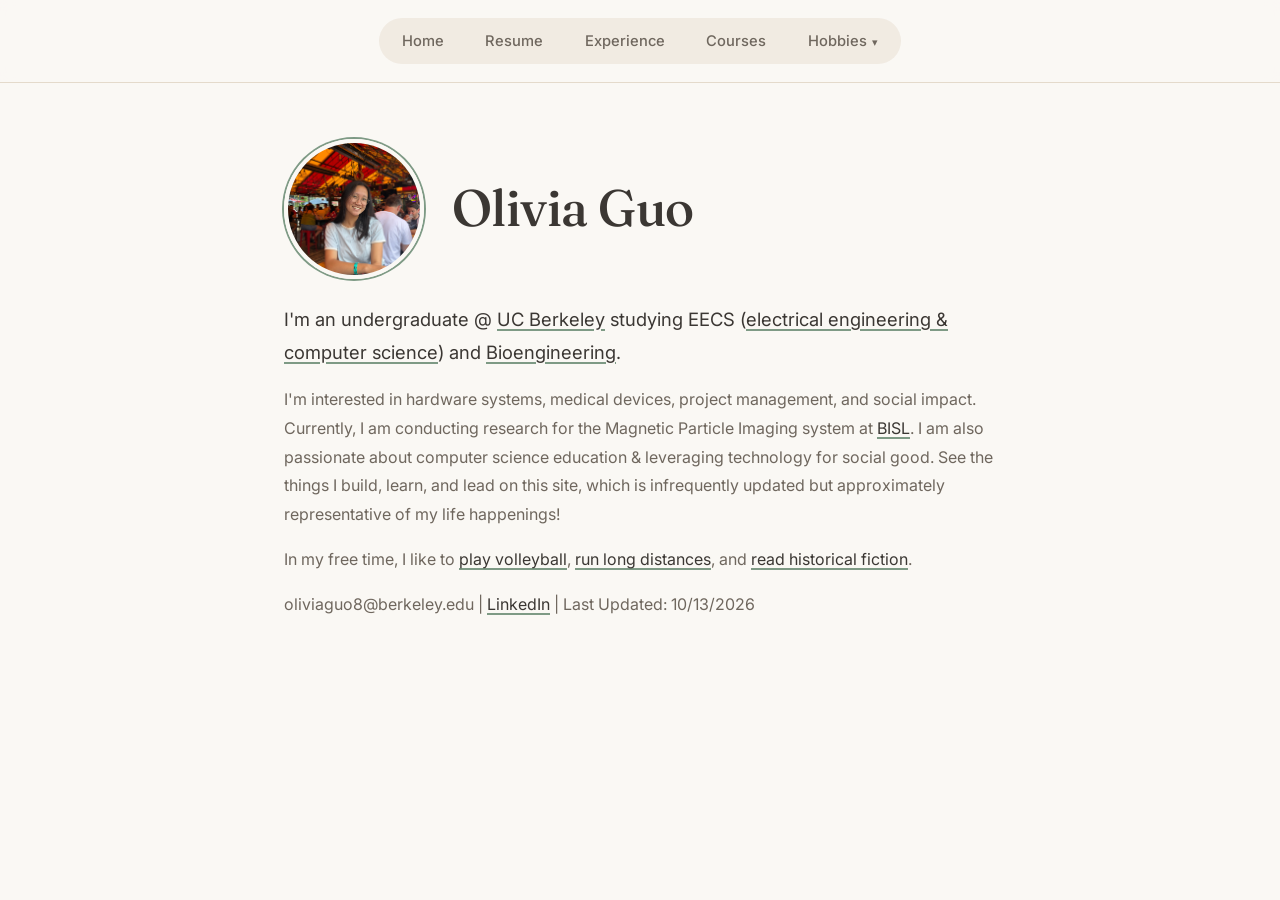
<file: index.html>
<!DOCTYPE html>
<html lang="en">
<head>
    <meta charset="UTF-8">
    <meta name="viewport" content="width=device-width, initial-scale=1.0">
    <title>Olivia Guo</title>
    <link rel="stylesheet" href="style.css?v=4">
</head>
<body>
    <header>
        <div class="header-content">
            <nav>
                <ul>
                    <li><a href="index.html">Home</a></li>
                    <li><a href="guo-olivia-resume.pdf" target="_blank">Resume</a></li>
                    <li><a href="experience.html">Experience</a></li>
                    <li><a href="courses.html">Courses</a></li>
                    <li class="dropdown">
                        <a href="#" class="dd-toggle" aria-haspopup="true"
                           onclick="if(!matchMedia('(hover:hover)').matches){this.parentNode.classList.toggle('open')}return false">Hobbies</a>
                        <ul class="dd-menu">
                            <li><a href="athletics.html">Athletics</a></li>
                            <li><a href="reads.html">Reads</a></li>
                        </ul>
                    </li>
                </ul>
            </nav>
        </div>
    </header>

    <main>
        <div class="intro-section">
            <div class="intro-top">
                <img class="profile-photo" src="photo.jpeg" alt="Olivia Guo">
                <h1>Olivia Guo</h1>
            </div>
            <p>I'm an undergraduate @ <a href="https://www.berkeley.edu/" target="_blank"><u>UC Berkeley</u></a> studying EECS (<a href="https://eecs.berkeley.edu/" target="_blank"><u>electrical engineering &amp; computer science</u></a>) and <a href="https://bioeng.berkeley.edu/" target="_blank"><u>Bioengineering</u></a>.</p>
            <p>I'm interested in hardware systems, medical devices, project management, and social impact. Currently, I am conducting research for the Magnetic Particle Imaging system at <a href="https://bisl.studentorg.berkeley.edu/" target="_blank"><u>BISL</u></a>. I am also passionate about computer science education &
            leveraging technology for social good. See the things I build, learn, and lead on this site, which is infrequently updated but approximately representative of my life happenings!</p>
            <p>In my free time, I like to <a href="athletics.html" target="_blank">play volleyball</a>, <a href="athletics.html" target="_blank">run long distances</a>, and <a href="reads.html" target="_blank">read historical fiction</a>.</p>

            <p>oliviaguo8@berkeley.edu | <a href="https://www.linkedin.com/in/oliviaguo8/" target="_blank">LinkedIn</a> | Last Updated: 10/13/2026</p>
        </div>
    </main>
</body>
</html>
</file>
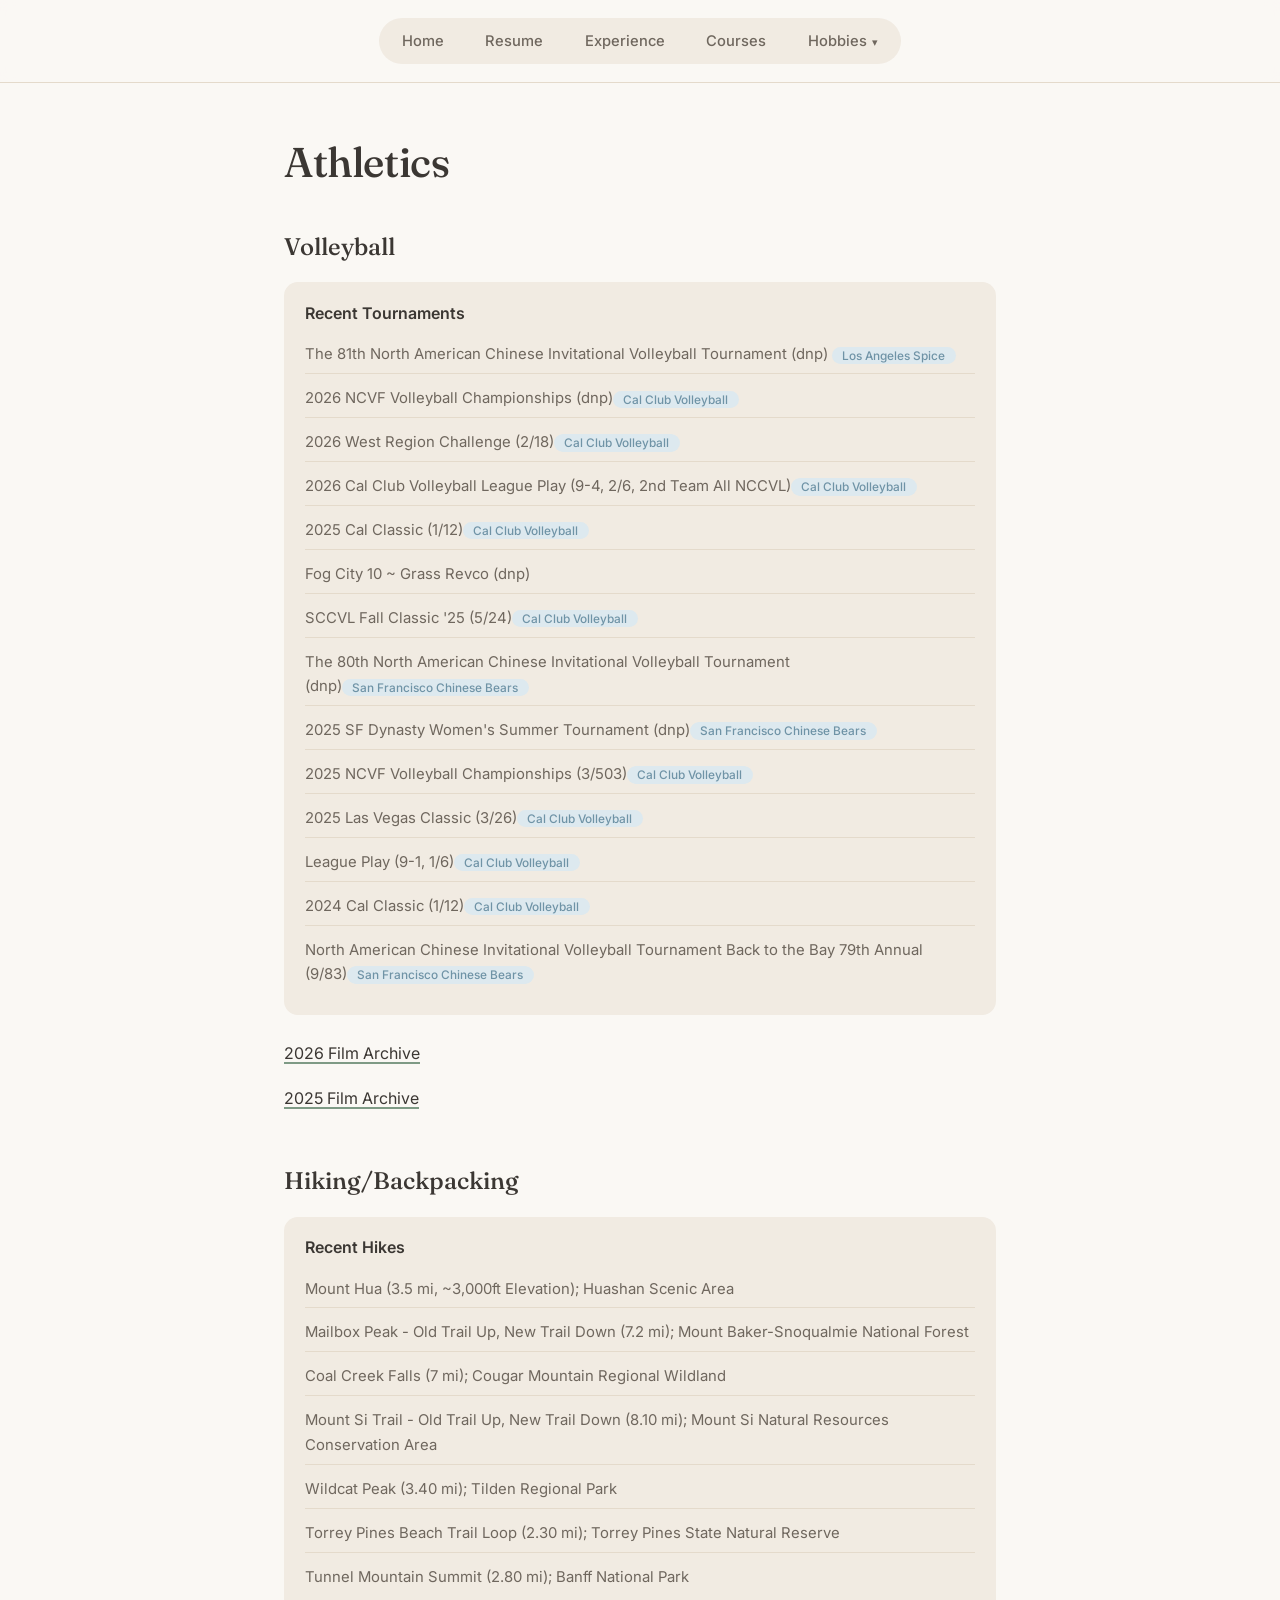
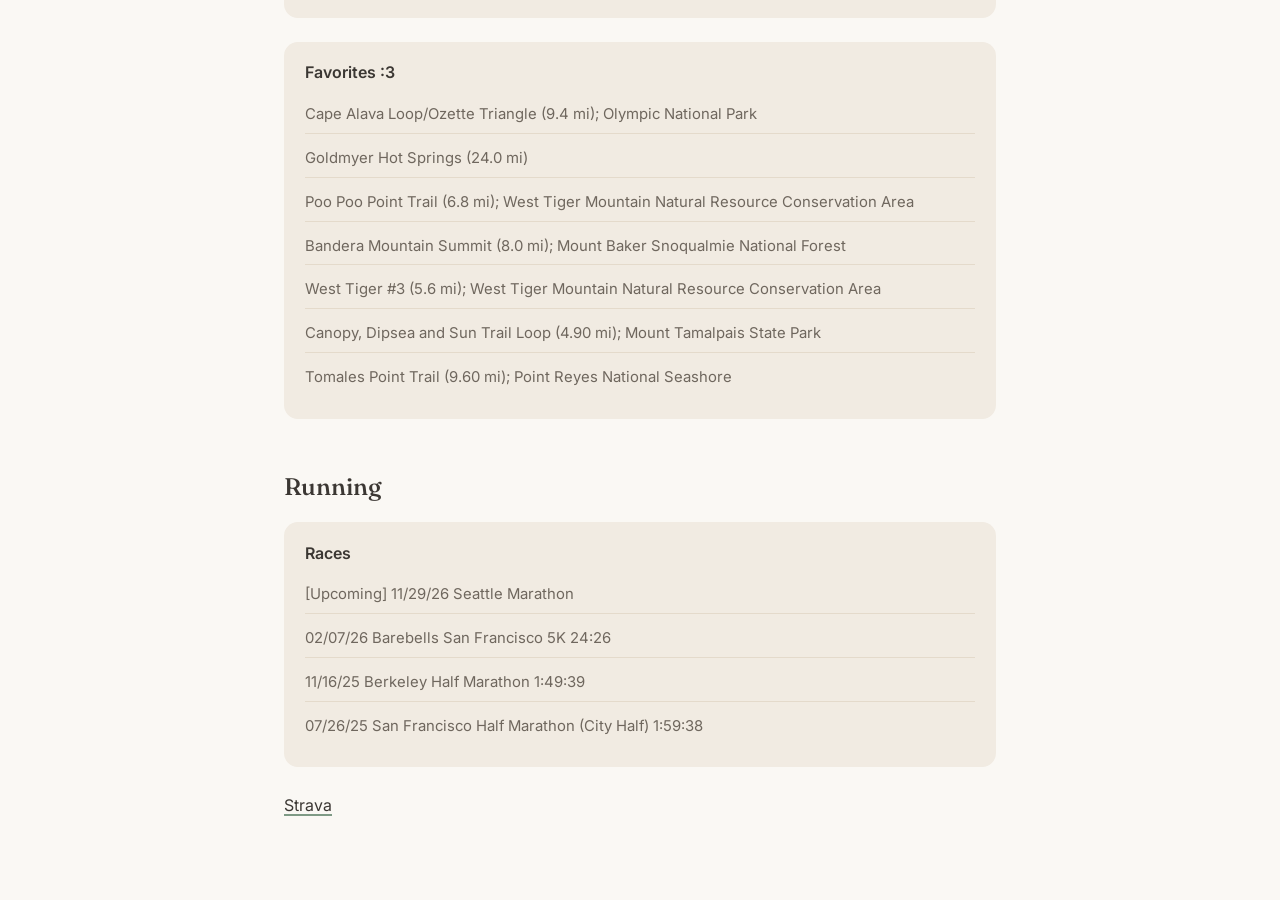
<file: athletics.html>
<!DOCTYPE html>
<html lang="en">
<head>
    <meta charset="UTF-8">
    <meta name="viewport" content="width=device-width, initial-scale=1.0">
    <title>Athletics - Olivia Guo</title>
    <link rel="stylesheet" href="style.css?v=4">
</head>
<body>
    <header>
        <div class="header-content">
            <nav>
                <ul>
                    <li><a href="index.html">Home</a></li>
                    <li><a href="guo-olivia-resume.pdf" target="_blank">Resume</a></li>
                    <li><a href="experience.html">Experience</a></li>
                    <li><a href="courses.html">Courses</a></li>
                    <li class="dropdown">
                        <a href="#" class="dd-toggle" aria-haspopup="true"
                           onclick="if(!matchMedia('(hover:hover)').matches){this.parentNode.classList.toggle('open')}return false">Hobbies</a>
                        <ul class="dd-menu">
                            <li><a href="athletics.html">Athletics</a></li>
                            <li><a href="reads.html">Reads</a></li>
                        </ul>
                    </li>
                </ul>
            </nav>
        </div>
    </header>

    <main>
        <h1>Athletics</h1>

        <div class="sport-section">
            <h2>Volleyball</h2>

            <div class="activity-list">
            <div class="activity-item">
                <span class="activity-name">Recent Tournaments</span>
                <ul>
                    <li>The 81th North American Chinese Invitational Volleyball Tournament (dnp) <span class="year-tag">Los Angeles Spice</span></li>
                    <li>2026 NCVF Volleyball Championships (dnp)<span class="year-tag">Cal Club Volleyball</span></li>
                    <li>2026 West Region Challenge (2/18)<span class="year-tag">Cal Club Volleyball</span></li>
                    <li>2026 Cal Club Volleyball League Play (9-4, 2/6, 2nd Team All NCCVL)<span class="year-tag">Cal Club Volleyball</span></li>
                    <li>2025 Cal Classic (1/12)<span class="year-tag">Cal Club Volleyball</span></li>
                    <li>Fog City 10 ~ Grass Revco (dnp)</li>
                    <li>SCCVL Fall Classic '25 (5/24)<span class="year-tag">Cal Club Volleyball</span></li>
                    <li>The 80th North American Chinese Invitational Volleyball Tournament (dnp)<span class="year-tag">San Francisco Chinese Bears</span></li>
                    <li>2025 SF Dynasty Women's Summer Tournament (dnp)<span class="year-tag">San Francisco Chinese Bears</span></li>
                    <li>2025 NCVF Volleyball Championships (3/503)<span class="year-tag">Cal Club Volleyball</span></li>
                    <li>2025 Las Vegas Classic (3/26)<span class="year-tag">Cal Club Volleyball</span></li>
                    <li>League Play (9-1, 1/6)<span class="year-tag">Cal Club Volleyball</span></li>
                    <li>2024 Cal Classic (1/12)<span class="year-tag">Cal Club Volleyball</span></li>
                    <li>North American Chinese Invitational Volleyball Tournament Back to the Bay 79th Annual (9/83)<span class="year-tag">San Francisco Chinese Bears</span></li>
                </ul>
            </div>
            </div>
            <p><a href="https://youtube.com/playlist?list=PLQTj-KPiZGKqGMZDciRq88dhta2oU89PP&amp;si=Tno6ISNQe7ybGfIM" target="_blank">2026 Film Archive</a></p>
            <p><a href="https://www.youtube.com/@guoolivia8" target="_blank">2025 Film Archive</a></p>
        </div>

        <div class="sport-section">
            <h2>Hiking/Backpacking</h2>

            <div class="activity-list">
            <div class="activity-item">
                <span class="activity-name">Recent Hikes</span>
                <ul>
                    <li>Mount Hua (3.5 mi, ~3,000ft Elevation); Huashan Scenic Area</li>
                    <li>Mailbox Peak - Old Trail Up, New Trail Down (7.2 mi); Mount Baker-Snoqualmie National Forest</li>
                    <li>Coal Creek Falls (7 mi); Cougar Mountain Regional Wildland</li>
                    <li>Mount Si Trail - Old Trail Up, New Trail Down (8.10 mi); Mount Si Natural Resources Conservation Area</li>
                    <li>Wildcat Peak (3.40 mi); Tilden Regional Park</li>
                    <li>Torrey Pines Beach Trail Loop (2.30 mi); Torrey Pines State Natural Reserve</li>
                    <li>Tunnel Mountain Summit (2.80 mi); Banff National Park</li>
                </ul>
            </div>

            <div class="activity-item">
                <span class="activity-name">Favorites :3</span>
                <ul>
                    <li>Cape Alava Loop/Ozette Triangle (9.4 mi); Olympic National Park</li>
                    <li>Goldmyer Hot Springs (24.0 mi)</li>
                    <li>Poo Poo Point Trail (6.8 mi); West Tiger Mountain Natural Resource Conservation Area</li>
                    <li>Bandera Mountain Summit (8.0 mi); Mount Baker Snoqualmie National Forest</li>
                    <li>West Tiger #3 (5.6 mi); West Tiger Mountain Natural Resource Conservation Area</li>
                    <li>Canopy, Dipsea and Sun Trail Loop (4.90 mi); Mount Tamalpais State Park</li>
                    <li>Tomales Point Trail (9.60 mi); Point Reyes National Seashore</li>
                </ul>
            </div>
            </div>
        </div>

        <div class="sport-section">
            <h2>Running</h2>

            <div class="activity-list">
            <div class="activity-item">
                <span class="activity-name">Races</span>
                <ul>
                    <li>[Upcoming] 11/29/26 Seattle Marathon</li>
                    <li>02/07/26 Barebells San Francisco 5K 24:26</li>
                    <li>11/16/25 Berkeley Half Marathon 1:49:39</li>
                    <li>07/26/25 San Francisco Half Marathon (City Half) 1:59:38</li>
                </ul>
            </div>
            </div>
            <p><a href="https://www.strava.com/athletes/oliviaguo8" target="_blank">Strava</a></p>
        </div>
    </main>
</body>
</html>
</file>
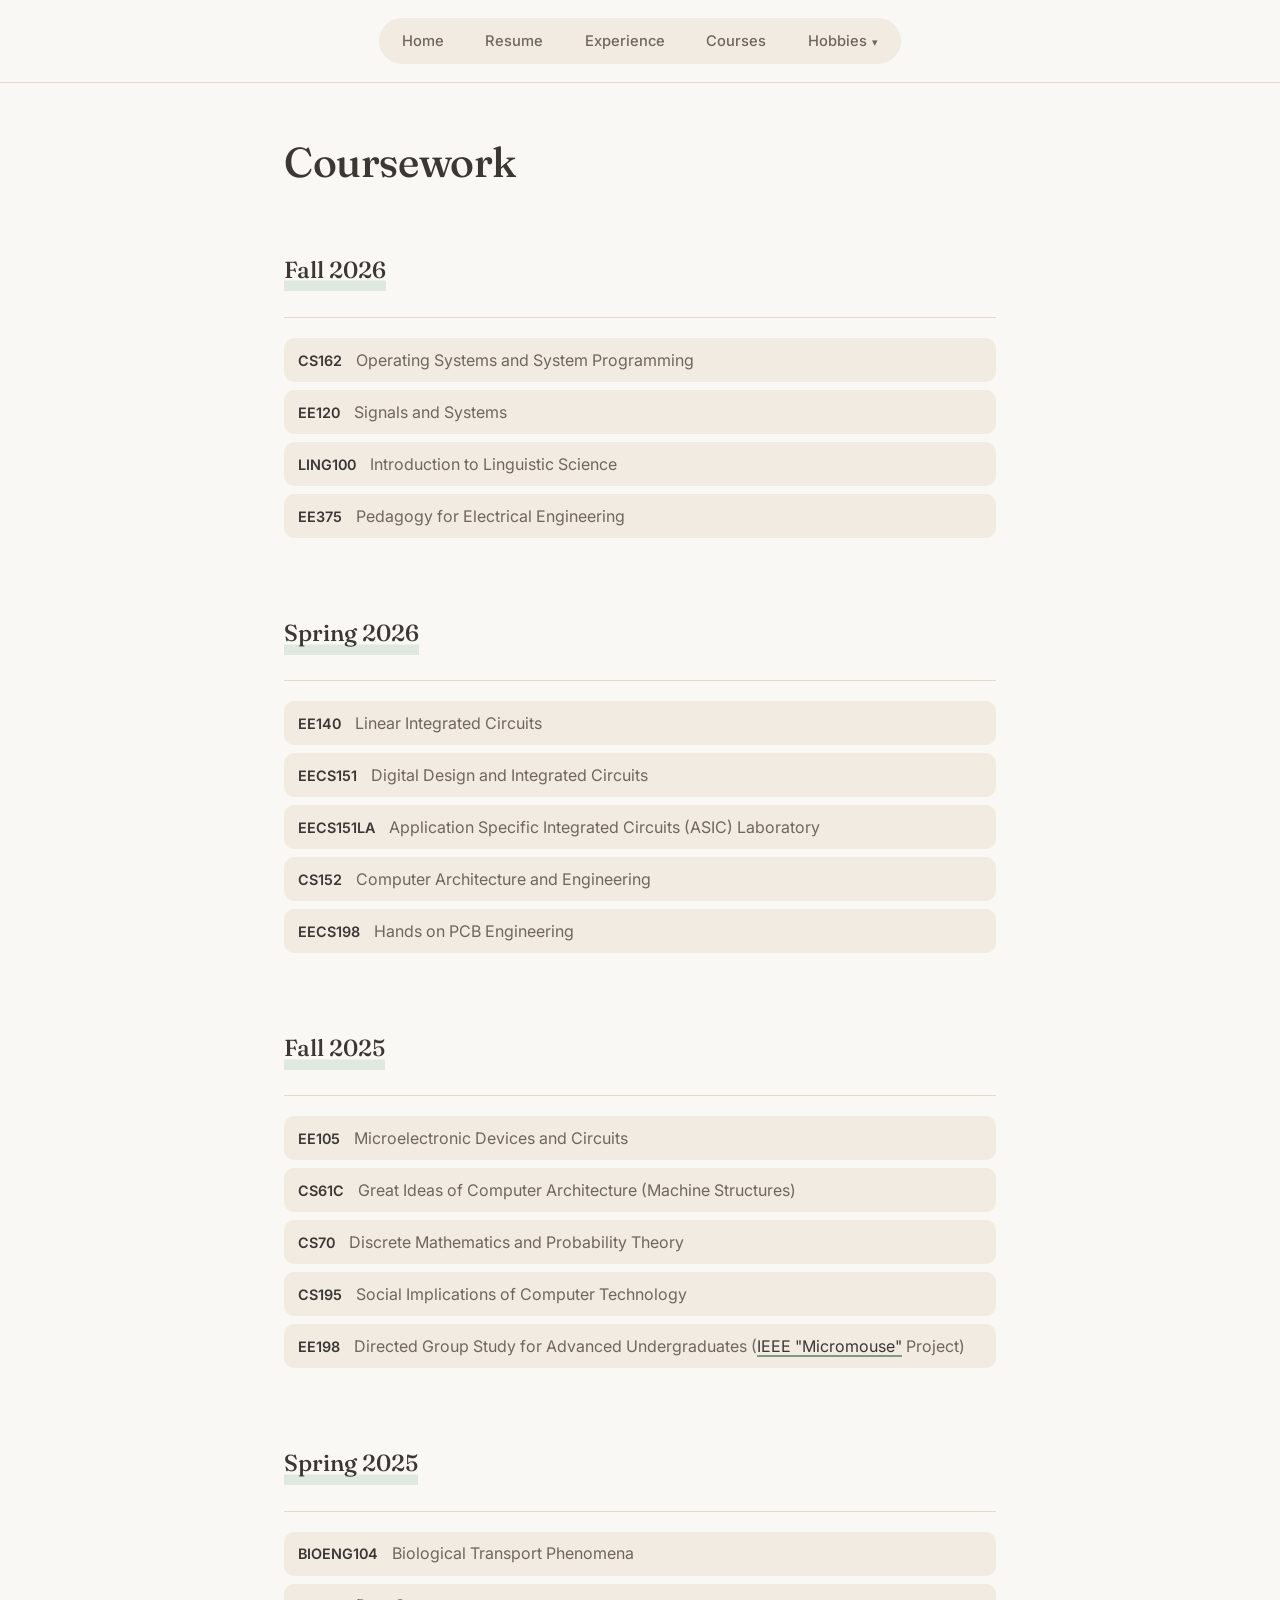
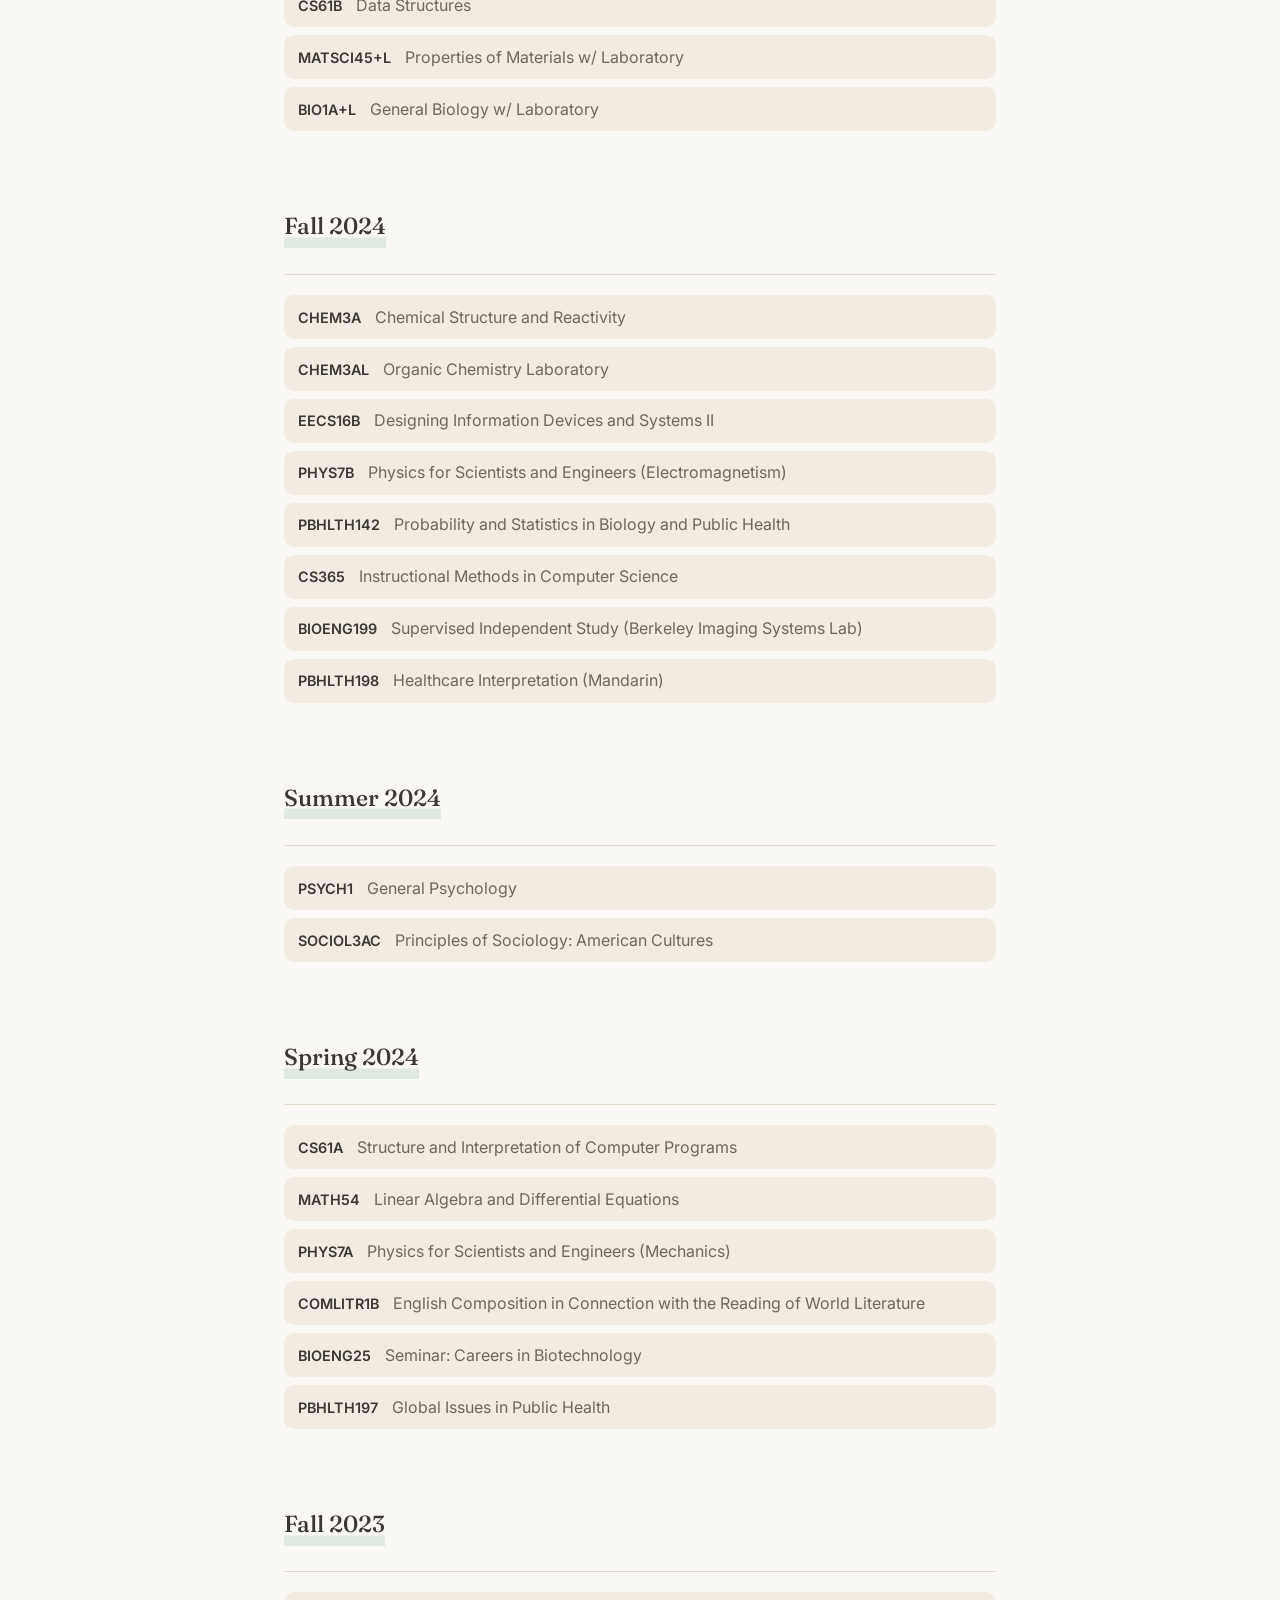
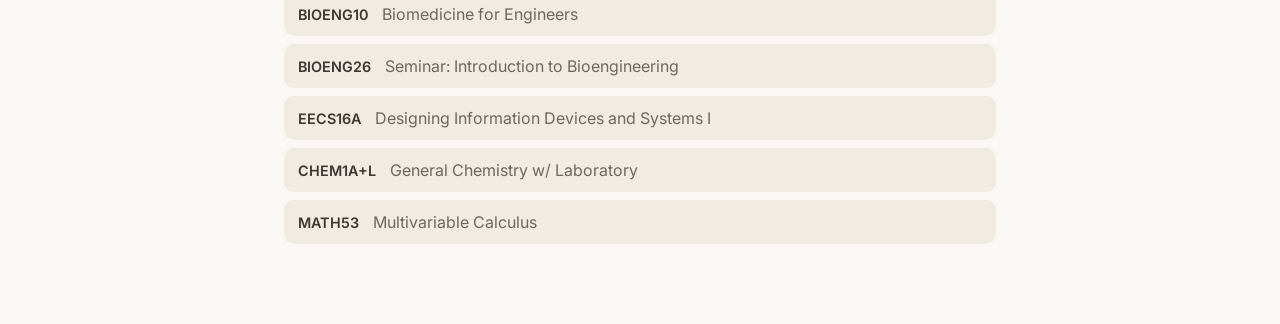
<file: courses.html>
<!DOCTYPE html>
<html lang="en">
<head>
    <meta charset="UTF-8">
    <meta name="viewport" content="width=device-width, initial-scale=1.0">
    <title>Courses - Olivia Guo</title>
    <link rel="stylesheet" href="style.css?v=4">
</head>
<body>
    <header>
        <div class="header-content">
            <nav>
                <ul>
                    <li><a href="index.html">Home</a></li>
                    <li><a href="guo-olivia-resume.pdf" target="_blank">Resume</a></li>
                    <li><a href="experience.html">Experience</a></li>
                    <li><a href="courses.html">Courses</a></li>
                    <li class="dropdown">
                        <a href="#" class="dd-toggle" aria-haspopup="true"
                           onclick="if(!matchMedia('(hover:hover)').matches){this.parentNode.classList.toggle('open')}return false">Hobbies</a>
                        <ul class="dd-menu">
                            <li><a href="athletics.html">Athletics</a></li>
                            <li><a href="reads.html">Reads</a></li>
                        </ul>
                    </li>
                </ul>
            </nav>
        </div>
    </header>

    <main>
        <h1>Coursework</h1>
        <div class="semester">
            <div class="semester-header"><h2 class="semester-title">Fall 2026</h2></div>
            <ul class="course-list">
                <li class="course"><span class="course-code">CS162</span> <span class="course-name">Operating Systems and System Programming</span></li>
                <li class="course"><span class="course-code">EE120</span> <span class="course-name">Signals and Systems</span></li>
                <li class="course"><span class="course-code">LING100</span> <span class="course-name">Introduction to Linguistic Science</span></li>
                <li class="course"><span class="course-code">EE375</span> <span class="course-name">Pedagogy for Electrical Engineering</span></li>
            </ul>
        </div>
        <div class="semester">
            <div class="semester-header"><h2 class="semester-title">Spring 2026</h2></div>
            <ul class="course-list">
                <li class="course"><span class="course-code">EE140</span> <span class="course-name">Linear Integrated Circuits</span></li>
                <li class="course"><span class="course-code">EECS151</span> <span class="course-name">Digital Design and Integrated Circuits</span></li>
                <li class="course"><span class="course-code">EECS151LA</span> <span class="course-name">Application Specific Integrated Circuits (ASIC) Laboratory</span></li>
                <li class="course"><span class="course-code">CS152</span> <span class="course-name">Computer Architecture and Engineering</span></li>
                <li class="course"><span class="course-code">EECS198</span> <span class="course-name">Hands on PCB Engineering</span></li>
            </ul>
        </div>
        <div class="semester">
            <div class="semester-header"><h2 class="semester-title">Fall 2025</h2></div>
            <ul class="course-list">
                <li class="course"><span class="course-code">EE105</span> <span class="course-name">Microelectronic Devices and Circuits</span></li>
                <li class="course"><span class="course-code">CS61C</span> <span class="course-name">Great Ideas of Computer Architecture (Machine Structures)</span></li>
                <li class="course"><span class="course-code">CS70</span> <span class="course-name">Discrete Mathematics and Probability Theory</span></li>
                <li class="course"><span class="course-code">CS195</span> <span class="course-name">Social Implications of Computer Technology</span></li>
                <li class="course"><span class="course-code">EE198</span> <span class="course-name">Directed Group Study for Advanced Undergraduates (<a href="https://mec.devpost.com/" target="_blank"><u>IEEE "Micromouse"</u></a> Project)</span></li>
            </ul>
        </div>
        <div class="semester">
            <div class="semester-header"><h2 class="semester-title">Spring 2025</h2></div>
            <ul class="course-list">
                <li class="course"><span class="course-code">BIOENG104</span> <span class="course-name">Biological Transport Phenomena</span></li>
                <li class="course"><span class="course-code">CS61B</span> <span class="course-name">Data Structures</span></li>
                <li class="course"><span class="course-code">MATSCI45+L</span> <span class="course-name">Properties of Materials w/ Laboratory</span></li>
                <li class="course"><span class="course-code">BIO1A+L</span> <span class="course-name">General Biology w/ Laboratory</span></li>
            </ul>
        </div>
        <div class="semester">
            <div class="semester-header"><h2 class="semester-title">Fall 2024</h2></div>
            <ul class="course-list">
                <li class="course"><span class="course-code">CHEM3A</span> <span class="course-name">Chemical Structure and Reactivity</span></li>
                <li class="course"><span class="course-code">CHEM3AL</span> <span class="course-name">Organic Chemistry Laboratory</span></li>
                <li class="course"><span class="course-code">EECS16B</span> <span class="course-name">Designing Information Devices and Systems II</span></li>
                <li class="course"><span class="course-code">PHYS7B</span> <span class="course-name">Physics for Scientists and Engineers (Electromagnetism)</span></li>
                <li class="course"><span class="course-code">PBHLTH142</span> <span class="course-name">Probability and Statistics in Biology and Public Health</span></li>
                <li class="course"><span class="course-code">CS365</span> <span class="course-name">Instructional Methods in Computer Science</span></li>
                <li class="course"><span class="course-code">BIOENG199</span> <span class="course-name">Supervised Independent Study (Berkeley Imaging Systems Lab)</span></li>
                <li class="course"><span class="course-code">PBHLTH198</span> <span class="course-name">Healthcare Interpretation (Mandarin)</span></li>
            </ul>
        </div>
        <div class="semester">
            <div class="semester-header"><h2 class="semester-title">Summer 2024</h2></div>
            <ul class="course-list">
                <li class="course"><span class="course-code">PSYCH1</span> <span class="course-name">General Psychology</span></li>
                <li class="course"><span class="course-code">SOCIOL3AC</span> <span class="course-name">Principles of Sociology: American Cultures</span></li>
            </ul>
        </div>
        <div class="semester">
            <div class="semester-header"><h2 class="semester-title">Spring 2024</h2></div>
            <ul class="course-list">
                <li class="course"><span class="course-code">CS61A</span> <span class="course-name">Structure and Interpretation of Computer Programs</span></li>
                <li class="course"><span class="course-code">MATH54</span> <span class="course-name">Linear Algebra and Differential Equations</span></li>
                <li class="course"><span class="course-code">PHYS7A</span> <span class="course-name">Physics for Scientists and Engineers (Mechanics)</span></li>
                <li class="course"><span class="course-code">COMLITR1B</span> <span class="course-name">English Composition in Connection with the Reading of World Literature</span></li>
                <li class="course"><span class="course-code">BIOENG25</span> <span class="course-name">Seminar: Careers in Biotechnology</span></li>
                <li class="course"><span class="course-code">PBHLTH197</span> <span class="course-name">Global Issues in Public Health</span></li>
            </ul>
        </div>
        <div class="semester">
            <div class="semester-header"><h2 class="semester-title">Fall 2023</h2></div>
            <ul class="course-list">
                <li class="course"><span class="course-code">BIOENG10</span> <span class="course-name">Biomedicine for Engineers</span></li>
                <li class="course"><span class="course-code">BIOENG26</span> <span class="course-name">Seminar: Introduction to Bioengineering</span></li>
                <li class="course"><span class="course-code">EECS16A</span> <span class="course-name">Designing Information Devices and Systems I</span></li>
                <li class="course"><span class="course-code">CHEM1A+L</span> <span class="course-name">General Chemistry w/ Laboratory</span></li>
                <li class="course"><span class="course-code">MATH53</span> <span class="course-name">Multivariable Calculus</span></li>
            </ul>
        </div>
    </main>
</body>
</html>
</file>
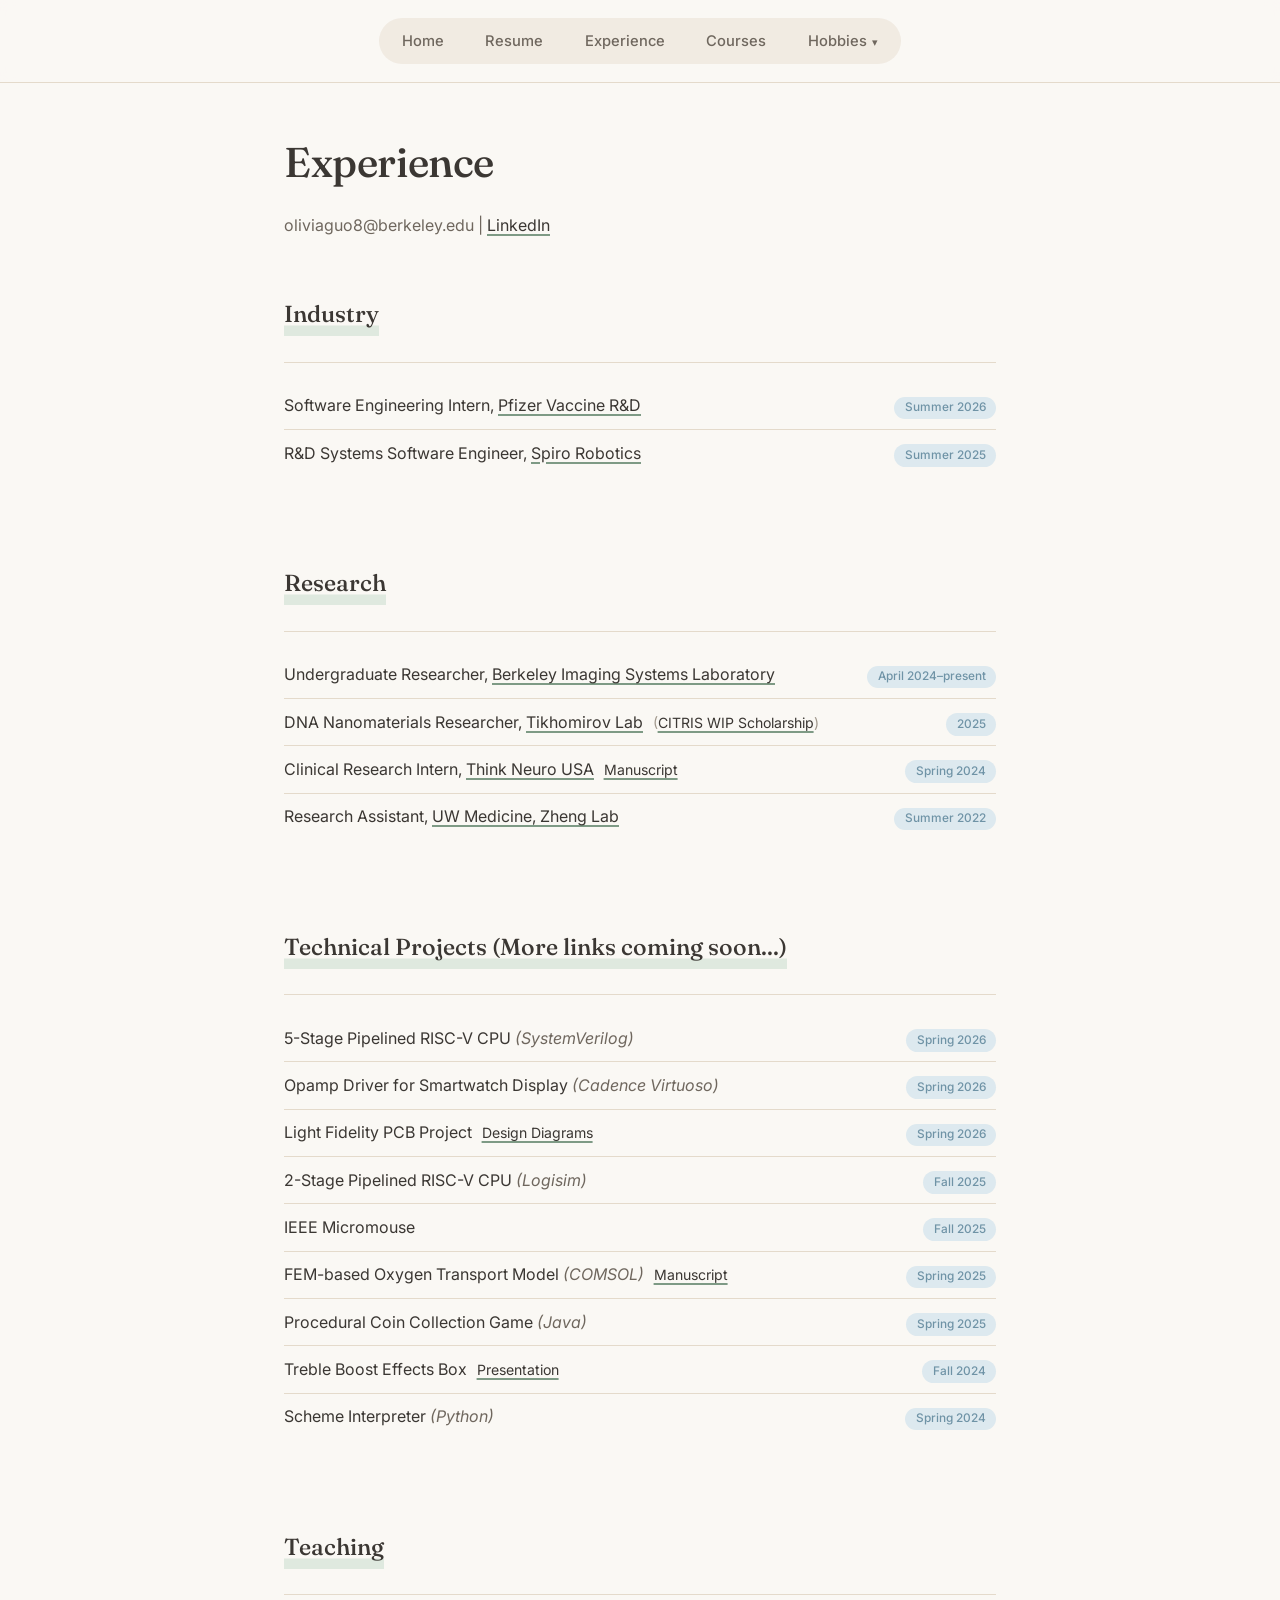
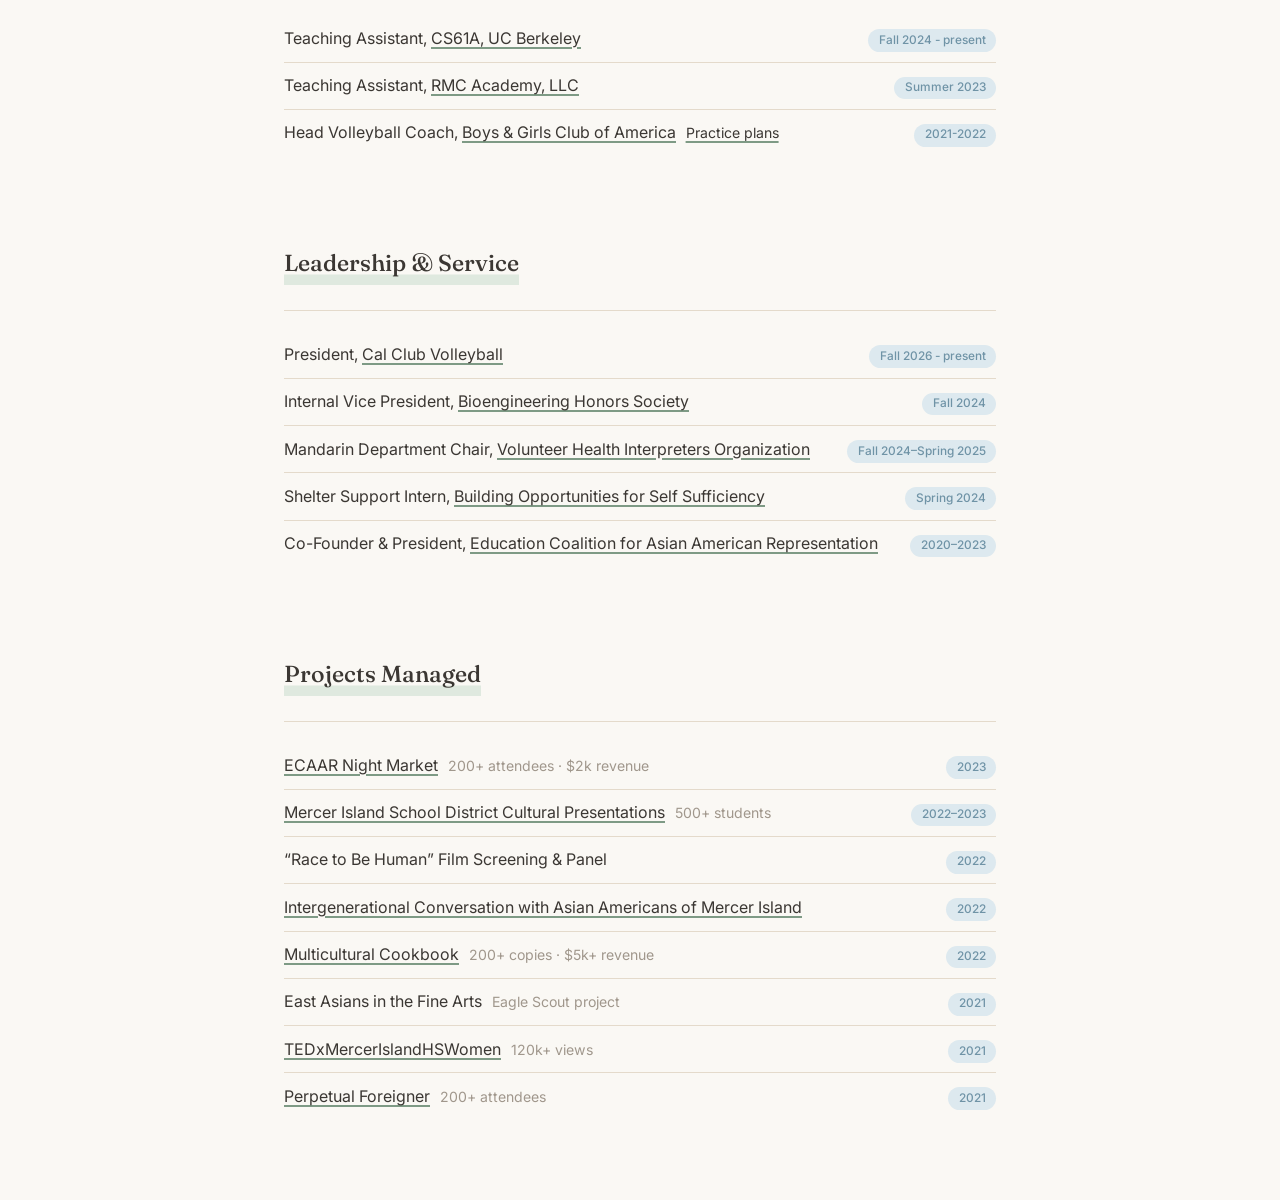
<file: experience.html>
<!DOCTYPE html>
<html lang="en">
<head>
    <meta charset="UTF-8">
    <meta name="viewport" content="width=device-width, initial-scale=1.0">
    <title>Experience - Olivia Guo</title>
    <link rel="stylesheet" href="style.css?v=4">
</head>
<body>
    <header>
        <div class="header-content">
            <nav>
                <ul>
                    <li><a href="index.html">Home</a></li>
                    <li><a href="guo-olivia-resume.pdf" target="_blank">Resume</a></li>
                    <li><a href="experience.html">Experience</a></li>
                    <li><a href="courses.html">Courses</a></li>
                    <li class="dropdown">
                        <a href="#" class="dd-toggle" aria-haspopup="true"
                           onclick="if(!matchMedia('(hover:hover)').matches){this.parentNode.classList.toggle('open')}return false">Hobbies</a>
                        <ul class="dd-menu">
                            <li><a href="athletics.html">Athletics</a></li>
                            <li><a href="reads.html">Reads</a></li>
                        </ul>
                    </li>
                </ul>
            </nav>
        </div>
    </header>

    <main>
        <h1>Experience</h1>
        <p>oliviaguo8@berkeley.edu | <a href="https://www.linkedin.com/in/oliviaguo8" target="_blank">LinkedIn</a></p>

        <!-- WORK -->
        <div class="category">
            <div class="category-header"><h2 class="category-title">Industry</h2></div>
            <ul class="xp-list">
                <li><span class="xp-main">Software Engineering Intern, <a href="https://www.pfizer.com/" target="_blank">Pfizer Vaccine R&amp;D</a></span><span class="year-tag">Summer 2026</span></li>
                <li><span class="xp-main">R&amp;D Systems Software Engineer, <a href="https://spirorobotics.com/" target="_blank">Spiro Robotics</a></span><span class="year-tag">Summer 2025</span></li>
            </ul>
        </div>

        <!-- RESEARCH -->
        <div class="category">
            <div class="category-header"><h2 class="category-title">Research</h2></div>
            <ul class="xp-list">
                <li><span class="xp-main">Undergraduate Researcher, <a href="https://bisl.studentorg.berkeley.edu/" target="_blank">Berkeley Imaging Systems Laboratory</a></span><span class="year-tag">April 2024–present</span></li>
                <li><span class="xp-main">DNA Nanomaterials Researcher, <a href="https://tilabberkeley.com/" target="_blank">Tikhomirov Lab</a> <span class="xp-extra">(<a href="https://citris-uc.org/labs-programs/citris-workforce-innovation/" target="_blank">CITRIS WIP Scholarship</a>)</span></span><span class="year-tag">2025</span></li>
                <li><span class="xp-main">Clinical Research Intern, <a href="https://thinkneuro.org/" target="_blank">Think Neuro USA</a> <span class="xp-extra"><a href="https://drive.google.com/file/d/1yZQ5lVYkm5bx7Hxkil4ZBGvxxK7wXYR9/view?usp=sharing" target="_blank">Manuscript</a></span></span><span class="year-tag">Spring 2024</span></li>
                <li><span class="xp-main">Research Assistant, <a href="https://sites.google.com/uw.edu/yingzhenglab/home" target="_blank">UW Medicine, Zheng Lab</a></span><span class="year-tag">Summer 2022</span></li>
            </ul>
        </div>

        <!-- PROJECTS -->
        <div class="category">
            <div class="category-header"><h2 class="category-title">Technical Projects (More links coming soon...)</h2></div>
            <ul class="xp-list">
                <li><span class="xp-main">5-Stage Pipelined RISC-V CPU <em>(SystemVerilog)</em></span><span class="year-tag">Spring 2026</span></li>
                <li><span class="xp-main">Opamp Driver for Smartwatch Display <em>(Cadence Virtuoso)</em></span><span class="year-tag">Spring 2026</span></li>
                <li><span class="xp-main">Light Fidelity PCB Project <span class="xp-extra"><a href="https://sites.google.com/berkeley.edu/hopesp26finalprojectshowcase/hope/7-let-there-be-lifi" target="_blank">Design Diagrams</a></span></span><span class="year-tag">Spring 2026</span></li>
                <li><span class="xp-main">2-Stage Pipelined RISC-V CPU <em>(Logisim)</em></span><span class="year-tag">Fall 2025</span></li>
                <li><span class="xp-main">IEEE Micromouse</span><span class="year-tag">Fall 2025</span></li>
                <li><span class="xp-main">FEM-based Oxygen Transport Model <em>(COMSOL)</em> <span class="xp-extra"><a href="https://drive.google.com/file/d/1A63PtcK7_1ABPk1W3gkN9Ofm7B78YfyO/view?usp=sharing" target="_blank">Manuscript</a></span></span><span class="year-tag">Spring 2025</span></li>
                <li><span class="xp-main">Procedural Coin Collection Game <em>(Java)</em></span><span class="year-tag">Spring 2025</span></li>
                <li><span class="xp-main">Treble Boost Effects Box <span class="xp-extra"><a href="https://docs.google.com/presentation/d/1zwIUwUhgGQZc7weYazYfEwfGjqsqN2CRV7f7TV9L6kc/edit?usp=sharing" target="_blank">Presentation</a></span></span><span class="year-tag">Fall 2024</span></li>
                <li><span class="xp-main">Scheme Interpreter <em>(Python)</em></span><span class="year-tag">Spring 2024</span></li>
            </ul>
        </div>

        <!-- TEACHING -->
        <div class="category">
            <div class="category-header"><h2 class="category-title">Teaching</h2></div>
            <ul class="xp-list">
                <li><span class="xp-main">Teaching Assistant, <a href="https://cs61a.org/" target="_blank">CS61A, UC Berkeley</a></span><span class="year-tag">Fall 2024 - present</span></li>
                <li><span class="xp-main">Teaching Assistant, <a href="https://www.rmc-academy.org/" target="_blank">RMC Academy, LLC</a></span><span class="year-tag">Summer 2023</span></li>
                <li><span class="xp-main">Head Volleyball Coach, <a href="https://positiveplace.org/clubs/mercer-island/" target="_blank">Boys &amp; Girls Club of America</a> <span class="xp-extra"><a href="https://drive.google.com/drive/folders/1NPJShucKppu5VUXuE68sgbfH9t0nDZy5?usp=sharing" target="_blank">Practice plans</a></span></span><span class="year-tag">2021-2022</span></li>
            </ul>
        </div>

        <div class="category">
            <div class="category-header"><h2 class="category-title">Leadership &amp; Service</h2></div>
            <ul class="xp-list">
                <li><span class="xp-main">President, <a href="https://www.calclubvolleyball.com/" target="_blank">Cal Club Volleyball</a></span><span class="year-tag">Fall 2026 - present</span></li>
                <li><span class="xp-main">Internal Vice President, <a href="https://bioehs.studentorg.berkeley.edu/" target="_blank">Bioengineering Honors Society</a></span><span class="year-tag">Fall 2024</span></li>
                <li><span class="xp-main">Mandarin Department Chair, <a href="https://calvhio.org/" target="_blank">Volunteer Health Interpreters Organization</a></span><span class="year-tag">Fall 2024&ndash;Spring 2025</span></li>
                <li><span class="xp-main">Shelter Support Intern, <a href="https://www.self-sufficiency.org/" target="_blank">Building Opportunities for Self Sufficiency</a></span><span class="year-tag">Spring 2024</span></li>
                <li><span class="xp-main">Co-Founder &amp; President, <a href="https://theasianamericanstory.weebly.com/" target="_blank">Education Coalition for Asian American Representation</a></span><span class="year-tag">2020&ndash;2023</span></li>
            </ul>
        </div>

        <div class="category">
            <div class="category-header"><h2 class="category-title">Projects Managed</h2></div>
            <ul class="xp-list">
                <li><span class="xp-main"><a href="https://ecaarnightmarket.square.site/" target="_blank">ECAAR Night Market</a> <span class="xp-extra">200+ attendees &middot; $2k revenue</span></span><span class="year-tag">2023</span></li>
                <li><span class="xp-main"><a href="https://theasianamericanstory.weebly.com/northwood-visit.html" target="_blank">Mercer Island School District Cultural Presentations</a> <span class="xp-extra">500+ students</span></span><span class="year-tag">2022&ndash;2023</span></li>
                <li><span class="xp-main">&ldquo;Race to Be Human&rdquo; Film Screening &amp; Panel</span><span class="year-tag">2022</span></li>
                <li><span class="xp-main"><a href="https://www.youtube.com/watch?v=J-hV5f6BkYg&amp;t=269s" target="_blank">Intergenerational Conversation with Asian Americans of Mercer Island</a></span><span class="year-tag">2022</span></li>
                <li><span class="xp-main"><a href="https://theasianamericanstory.weebly.com/the-ecaar-cookbook.html" target="_blank">Multicultural Cookbook</a> <span class="xp-extra">200+ copies &middot; $5k+ revenue</span></span><span class="year-tag">2022</span></li>
                <li><span class="xp-main">East Asians in the Fine Arts <span class="xp-extra">Eagle Scout project</span></span><span class="year-tag">2021</span></li>
                <li><span class="xp-main"><a href="https://www.youtube.com/@tedxmercerislandhswomen7234/playlists" target="_blank">TEDxMercerIslandHSWomen</a> <span class="xp-extra">120k+ views</span></span><span class="year-tag">2021</span></li>
                <li><span class="xp-main"><a href="https://www.youtube.com/channel/UCEFtl2rCQbjKSwgNmOTlEDg" target="_blank">Perpetual Foreigner</a> <span class="xp-extra">200+ attendees</span></span><span class="year-tag">2021</span></li>
            </ul>
        </div>
    </main>
</body>
</html>
</file>
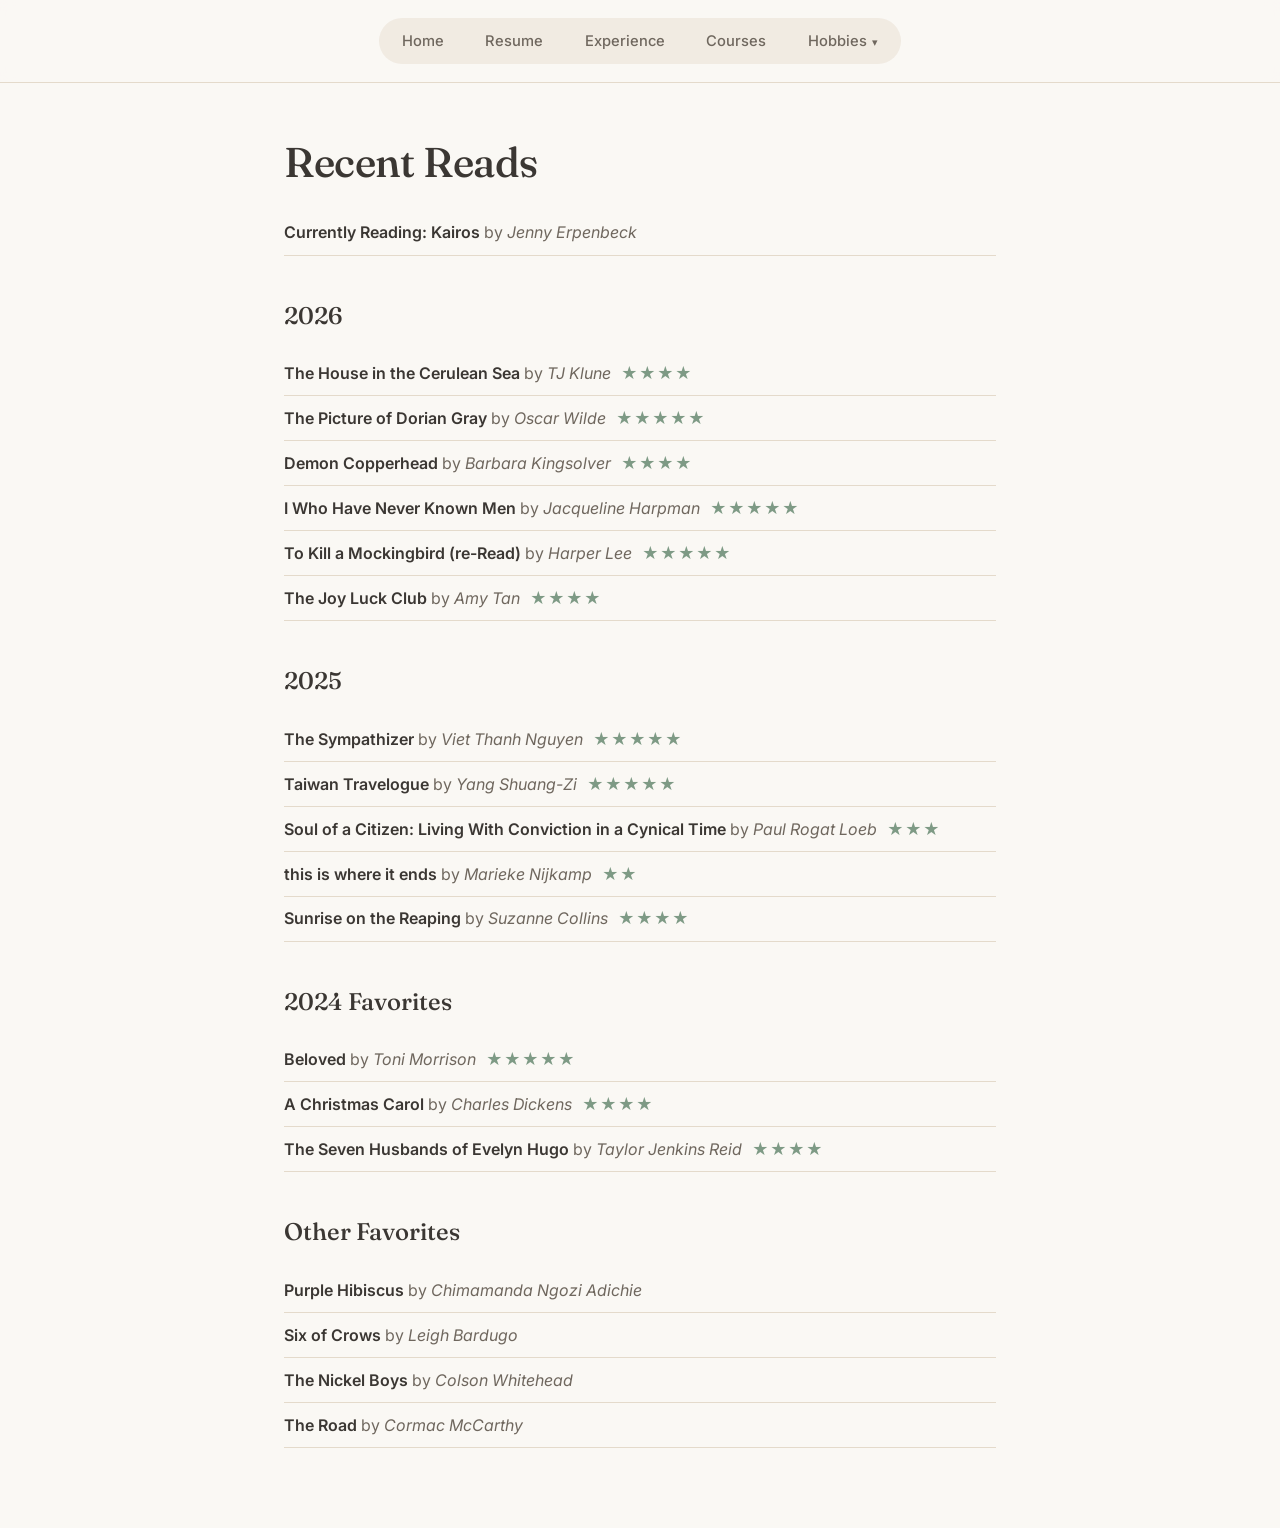
<file: reads.html>
<!DOCTYPE html>
<html lang="en">
<head>
    <meta charset="UTF-8">
    <meta name="viewport" content="width=device-width, initial-scale=1.0">
    <title>Reads - Olivia Guo</title>
    <link rel="stylesheet" href="style.css?v=4">
</head>
<body>
    <header>
        <div class="header-content">
            <nav>
                <ul>
                    <li><a href="index.html">Home</a></li>
                    <li><a href="guo-olivia-resume.pdf" target="_blank">Resume</a></li>
                    <li><a href="experience.html">Experience</a></li>
                    <li><a href="courses.html">Courses</a></li>
                    <li class="dropdown">
                        <a href="#" class="dd-toggle" aria-haspopup="true"
                           onclick="if(!matchMedia('(hover:hover)').matches){this.parentNode.classList.toggle('open')}return false">Hobbies</a>
                        <ul class="dd-menu">
                            <li><a href="athletics.html">Athletics</a></li>
                            <li><a href="reads.html">Reads</a></li>
                        </ul>
                    </li>
                </ul>
            </nav>
        </div>
    </header>

    <main>
        <h1>Recent Reads</h1>

        <ul class="books-list">
            <li class="book-item"><span class="book-title">Currently Reading: Kairos</span> by <span class="book-author">Jenny Erpenbeck</span></li>
        </ul>

        <h2>2026</h2>
        <ul class="books-list">
            <li class="book-item"><span class="book-title">The House in the Cerulean Sea</span> by <span class="book-author">TJ Klune</span> <span class="book-rating">★★★★</span></li>
            <li class="book-item"><span class="book-title">The Picture of Dorian Gray</span> by <span class="book-author">Oscar Wilde</span> <span class="book-rating">★★★★★</span></li>
            <li class="book-item"><span class="book-title">Demon Copperhead</span> by <span class="book-author">Barbara Kingsolver</span> <span class="book-rating">★★★★</span></li>
            <li class="book-item"><span class="book-title">I Who Have Never Known Men</span> by <span class="book-author">Jacqueline Harpman</span> <span class="book-rating">★★★★★</span></li>
            <li class="book-item"><span class="book-title">To Kill a Mockingbird (re-Read)</span> by <span class="book-author">Harper Lee</span> <span class="book-rating">★★★★★</span></li>
            <li class="book-item"><span class="book-title">The Joy Luck Club</span> by <span class="book-author">Amy Tan</span> <span class="book-rating">★★★★</span></li>
        </ul>

        <h2>2025</h2>
        <ul class="books-list">
            <li class="book-item"><span class="book-title">The Sympathizer</span> by <span class="book-author">Viet Thanh Nguyen</span> <span class="book-rating">★★★★★</span></li>
            <li class="book-item"><span class="book-title">Taiwan Travelogue</span> by <span class="book-author">Yang Shuang-Zi</span> <span class="book-rating">★★★★★</span></li>
            <li class="book-item"><span class="book-title">Soul of a Citizen: Living With Conviction in a Cynical Time</span> by <span class="book-author">Paul Rogat Loeb</span> <span class="book-rating">★★★</span></li>
            <li class="book-item"><span class="book-title">this is where it ends</span> by <span class="book-author">Marieke Nijkamp</span> <span class="book-rating">★★</span></li>
            <li class="book-item"><span class="book-title">Sunrise on the Reaping</span> by <span class="book-author">Suzanne Collins</span> <span class="book-rating">★★★★</span></li>
        </ul>

        <h2>2024 Favorites</h2>
        <ul class="books-list">
            <li class="book-item"><span class="book-title">Beloved</span> by <span class="book-author">Toni Morrison</span> <span class="book-rating">★★★★★</span></li>
            <li class="book-item"><span class="book-title">A Christmas Carol</span> by <span class="book-author">Charles Dickens</span> <span class="book-rating">★★★★</span></li>
            <li class="book-item"><span class="book-title">The Seven Husbands of Evelyn Hugo</span> by <span class="book-author">Taylor Jenkins Reid</span> <span class="book-rating">★★★★</span></li>
        </ul>

        <h2>Other Favorites</h2>
        <ul class="books-list">
            <li class="book-item"><span class="book-title">Purple Hibiscus</span> by <span class="book-author">Chimamanda Ngozi Adichie</span></li>
            <li class="book-item"><span class="book-title">Six of Crows</span> by <span class="book-author">Leigh Bardugo</span></li>
            <li class="book-item"><span class="book-title">The Nickel Boys</span> by <span class="book-author">Colson Whitehead</span></li>
            <li class="book-item"><span class="book-title">The Road</span> by <span class="book-author">Cormac McCarthy</span></li>
        </ul>
    </main>
</body>
</html>
</file>
<file: style.css>
@import url('https://fonts.googleapis.com/css2?family=Fraunces:opsz,wght@9..144,400;9..144,500;9..144,600&family=Inter:wght@300;400;500;600&display=swap');

:root {
  --bg: #faf8f4;          /* warm off-white */
  --sand: #f1ebe2;        /* nude panel */
  --sand-dark: #e4dacb;   /* nude border */
  --ink: #3b3733;
  --ink-soft: #6f675e;
  --ink-faint: #a0978c;
  --sage: #dfe9df;        /* pastel green */
  --sage-deep: #7e9a85;
  --sky: #dde9ef;         /* pastel blue */
  --sky-deep: #6f93a6;
}

* { margin: 0; padding: 0; box-sizing: border-box; }

html { scroll-behavior: smooth; }

body {
  font-family: 'Inter', sans-serif;
  line-height: 1.65;
  background: var(--bg);
  color: var(--ink);
  -webkit-font-smoothing: antialiased;
}

/* ---------- Header / nav ---------- */
header {
  position: sticky;
  top: 0;
  z-index: 10;
  padding: 1.1rem 0;
  background: rgba(250, 248, 244, 0.88);
  backdrop-filter: blur(8px);
  border-bottom: 1px solid var(--sand-dark);
}
.header-content { max-width: 900px; margin: 0 auto; padding: 0 1.5rem; display: flex; justify-content: center; }
nav ul { display: flex; list-style: none; gap: 0.4rem; padding: 0.3rem; background: var(--sand); border-radius: 999px; }
nav a,
nav a:visited {
  display: block;
  padding: 0.4rem 1.1rem;
  border-radius: 999px;
  color: var(--ink-soft) !important;
  text-decoration: none !important;
  font-size: 0.92rem;
  font-weight: 500;
  border: 0;
  transition: background 0.2s, color 0.2s;
}
nav a:hover { background: var(--sage); color: var(--ink) !important; }
nav a:focus-visible, main a:focus-visible { outline: 2px solid var(--sky-deep); outline-offset: 2px; }

/* ---------- Layout ---------- */
main { max-width: 760px; margin: 3.5rem auto 5rem; padding: 0 1.5rem; }

h1 {
  font-family: 'Fraunces', serif;
  font-weight: 500;
  font-size: 2.6rem;
  line-height: 1.15;
  letter-spacing: -0.01em;
  color: var(--ink);
  margin-bottom: 1.5rem;
}
h2 {
  font-family: 'Fraunces', serif;
  font-weight: 500;
  font-size: 1.5rem;
  color: var(--ink);
  margin: 2.5rem 0 1rem;
}
h3 { font-size: 1rem; font-weight: 600; margin: 1.25rem 0 0.5rem; }

p { color: var(--ink-soft); margin-bottom: 1rem; line-height: 1.8; }
b, strong { color: var(--ink); font-weight: 600; }

main a,
main a:visited {
  color: var(--ink) !important;
  text-decoration: underline;
  text-decoration-color: var(--sage-deep);
  text-decoration-thickness: 2px;
  text-underline-offset: 3px;
  transition: background 0.2s;
}
main a:hover { background: var(--sage); text-decoration-color: transparent; }
main a u { text-decoration: none; }

main ul { padding-left: 1.4rem; color: var(--ink-soft); margin-bottom: 1rem; }
main ul li { margin-bottom: 0.35rem; }
main ul li::marker { color: var(--sage-deep); }
main ul.activity-list, main ul.service-list { list-style: none; padding-left: 0; }

/* ---------- Home ---------- */
.intro-section h1 { font-size: 3.2rem; margin-bottom: 1.25rem; }
.intro-section > p:first-of-type { font-size: 1.15rem; color: var(--ink); }

/* ---------- Experience ---------- */
.category { margin-bottom: 3rem; }
.category-header,
.semester-header { padding-bottom: 0.6rem; margin-bottom: 1.25rem; border-bottom: 1px solid var(--sand-dark); }
.category-title,
.semester-title {
  font-family: 'Fraunces', serif;
  font-weight: 500;
  font-size: 1.45rem;
  color: var(--ink);
  display: inline-block;
  padding-bottom: 0.15rem;
  box-shadow: inset 0 -0.45em 0 var(--sage);
}
.entry { margin-bottom: 1.6rem; padding-left: 1rem; border-left: 2px solid var(--sand-dark); }
.entry-header { display: flex; flex-wrap: wrap; align-items: baseline; gap: 0.2rem 0.7rem; margin-bottom: 0.4rem; }
.entry-title { font-weight: 600; color: var(--ink); }
.year-tag {
  font-size: 0.74rem;
  font-weight: 500;
  color: var(--sky-deep);
  background: var(--sky);
  border-radius: 999px;
  padding: 0.1rem 0.65rem;
  white-space: nowrap;
}
.entry-details { margin-bottom: 0; }

/* ---------- Courses ---------- */
.semester { margin-bottom: 2.25rem; }
.course-list { list-style: none; padding-left: 0; display: grid; gap: 0.5rem; }
.course {
  padding: 0.55rem 0.9rem;
  background: var(--sand);
  border-radius: 10px;
  margin: 0;
}
.course-code { font-weight: 600; color: var(--ink); margin-right: 0.6rem; font-size: 0.9rem; }
.course-name { color: var(--ink-soft); }

/* ---------- Athletics ---------- */
.sport-section { margin-bottom: 3rem; }
.activity-item { margin-bottom: 1.5rem; padding: 1.1rem 1.3rem 0.4rem; background: var(--sand); border-radius: 14px; }
.activity-name { font-weight: 600; color: var(--ink); display: block; margin-bottom: 0.6rem; }
.activity-item ul { list-style: none; padding-left: 0; }
.activity-item li { padding: 0.4rem 0; border-bottom: 1px solid var(--sand-dark); font-size: 0.93rem; }
.activity-item li:last-child { border-bottom: 0; }

/* ---------- Service ---------- */
.service-item { margin-bottom: 2.5rem; padding-bottom: 2rem; border-bottom: 1px solid var(--sand-dark); }
.service-item:last-child { border-bottom: 0; }
.service-name { font-family: 'Fraunces', serif; font-weight: 500; font-size: 1.3rem; color: var(--ink); }
.service-role { color: var(--sage-deep); font-weight: 500; font-size: 0.95rem; }
.service-date { color: var(--ink-faint); font-size: 0.88rem; }
.service-description { margin-top: 0.75rem; }

/* ---------- Reads ---------- */
.books-list { list-style: none; padding-left: 0 !important; }
.book-item { padding: 0.55rem 0; border-bottom: 1px solid var(--sand-dark); margin: 0; color: var(--ink-soft); }
.book-title { font-weight: 600; color: var(--ink); }
.book-author { font-style: italic; }
.book-rating { color: var(--sage-deep); letter-spacing: 0.05em; margin-left: 0.4rem; }

/* ---------- Mobile ---------- */
@media (max-width: 640px) {
  main { margin-top: 2rem; }
  h1, .intro-section h1 { font-size: 2.2rem; }
  nav ul { flex-wrap: wrap; justify-content: center; border-radius: 20px; }
  nav a { padding: 0.35rem 0.8rem; }
}
@media (prefers-reduced-motion: reduce) { * { transition: none !important; scroll-behavior: auto !important; } }

/* ---------- Profile photo (home page) ---------- */
.intro-top { display: flex; align-items: center; gap: 1.75rem; margin-bottom: 1.5rem; }
.intro-top h1 { margin-bottom: 0; }
.profile-photo {
  width: 140px;
  height: 140px;
  flex-shrink: 0;
  border-radius: 50%;
  object-fit: cover;          /* crops to a circle without squishing */
  object-position: center;    /* try "center top" if your face gets cut off */
  border: 4px solid var(--bg);
  box-shadow: 0 0 0 2px var(--sage-deep);
}
@media (max-width: 640px) {
  .profile-photo { width: 96px; height: 96px; }
  .intro-top { gap: 1.1rem; }
}

/* ---------- Concise experience list ---------- */
.xp-list { list-style: none; padding-left: 0 !important; margin: 0 0 0.5rem; }
.xp-list li {
  display: flex;
  flex-wrap: wrap;
  justify-content: space-between;
  align-items: baseline;
  gap: 0.2rem 1rem;
  padding: 0.6rem 0;
  margin: 0;
  border-bottom: 1px solid var(--sand-dark);
}
.xp-list li:last-child { border-bottom: 0; }
.xp-main { color: var(--ink); }
.xp-main em { color: var(--ink-soft); }
.xp-extra { color: var(--ink-faint); font-size: 0.88rem; margin-left: 0.35rem; }

.xp-sub { display: block; color: var(--ink-faint); font-size: 0.88rem; margin-top: 0.1rem; }
.xp-sub a { font-weight: 500; }
.xp-note { font-size: 0.9rem; color: var(--ink-faint); margin: -0.4rem 0 0.4rem; }

/* ---------- Hobbies dropdown ---------- */
nav li.dropdown { position: relative; }
.dd-toggle::after { content: "\25BE"; margin-left: 0.35rem; font-size: 0.75em; }
nav ul.dd-menu {
  display: none;
  position: absolute;
  right: 0;
  top: calc(100% + 0.5rem);
  z-index: 20;
  flex-direction: column;
  gap: 0.1rem;
  min-width: 150px;
  padding: 0.3rem;
  list-style: none;
  background: var(--bg);
  border: 1px solid var(--sand-dark);
  border-radius: 14px;
  box-shadow: 0 8px 24px rgba(59, 55, 51, 0.1);
}
.dd-menu::before { content: ""; position: absolute; left: 0; right: 0; top: -0.6rem; height: 0.6rem; } /* keeps hover alive across the gap */
.dd-menu a { white-space: nowrap; }
nav .dropdown.open .dd-menu { display: flex; }            /* tap to open on touch screens */
@media (hover: hover) {
  nav .dropdown:hover .dd-menu,
  nav .dropdown:focus-within .dd-menu { display: flex; }  /* hover / keyboard on desktop */
}
</file>
